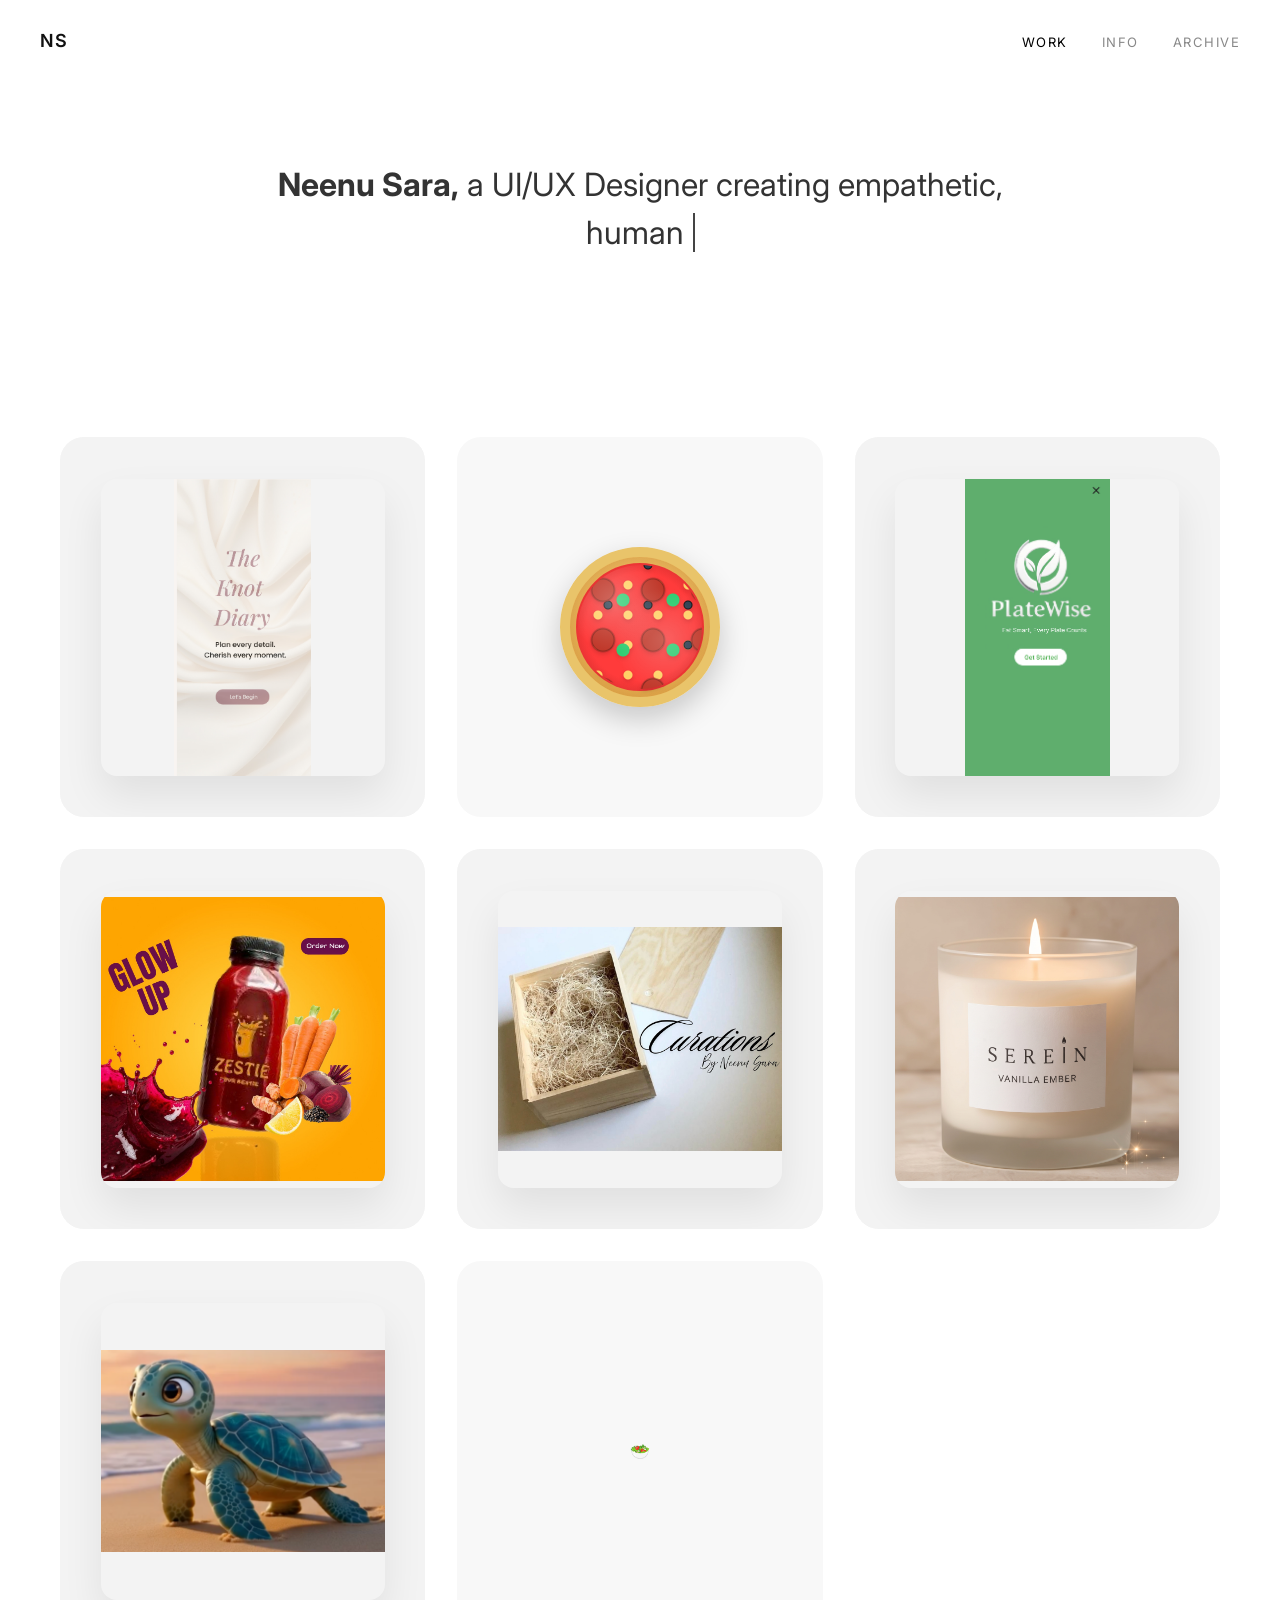
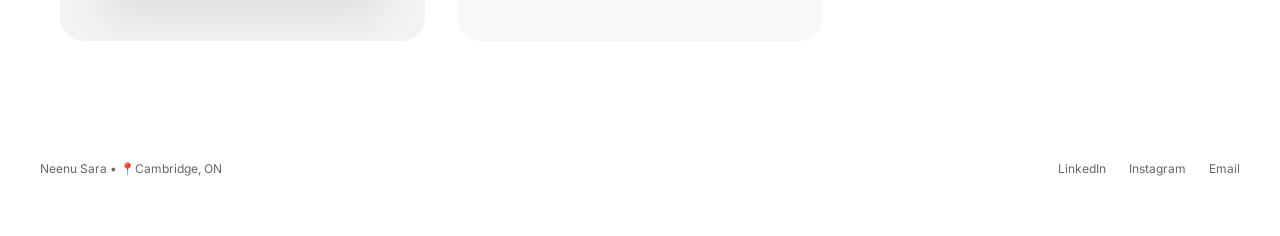
<file: index.html>
<!DOCTYPE html>
<html lang="en">
<head>
    <meta charset="UTF-8">
    <meta name="viewport" content="width=device-width, initial-scale=1.0">
    <title>Neenu Sara | UI/UX Designer</title>

    <link rel="stylesheet" href="style.css">

    <link href="https://fonts.googleapis.com/css2?family=Inter:wght@300;400;500;600&display=swap" rel="stylesheet">
</head>

<body>

<header>
    <div class="logo">
    NS
</div>

    <nav>
        <a href="index.html" class="active">WORK</a>
        <a href="info.html">INFO</a>
        <a href="archive.html">ARCHIVE</a>
    </nav>
</header>

<main>

    <!-- HERO -->
    <section class="hero fade-in">
        <h1>
            <strong>Neenu Sara,</strong> a UI/UX Designer creating empathetic, human-centered digital experiences.
        </h1>
    </section>

    <!-- GRID -->
    <section class="workgrid">

         <a href="KnotDiary.html" class="wgrid-item">
            <div class="project-image">
                <img src="images/knotdiarycover.jpg" alt="Wedding Planner App">
            </div>
            <div class="overlay">
                <h3>The Knot Diary</h3>
                <span>Mobile App Prototype</span>
            </div>
        </a>
        
        <a href="slizetheory.html" class="wgrid-item">
            <div class="pizza-stage">
                <div class="pizza-circle"></div>
                <div class="slice s1"></div>
                <div class="slice s2"></div>
                <div class="slice s3"></div>
            </div>
            <div class="overlay">
                <h3>Slice Theory</h3>
                <p>Pizza Web Design Prototype | Figma 🍕</p>
            </div>
        </a>

        <a href="platewise.html" class="wgrid-item">
            <div class="project-image">
                <img src="images/platewise.jpg" alt="Recipe Nutrition App">
            </div>
            <div class="overlay">
                <h3>PlateWise</h3>
                <span>Mobile App Prototype 🥗</span>
            </div>
        </a>

        <a href="https://www.figma.com/proto/8WGMIXqtm5ouV69uLmVZXB/Untitled?t=IQI8vPqKbC8Envoz-1" target="_blank" class="wgrid-item">
            <div class="project-image">
                <img src="images/juice.jpeg" alt="Product images">
            </div>
            <div class="overlay">
                <h3>Zestie</h3>
                <span>Branding | Product design</span>
            </div>
        </a>
        
        <a href="https://neenu04.github.io/Curations/" target="_blank" class="wgrid-item">
            <div class="project-image">
                <img src="images/curation.JPG" alt="E-commerce Website">
            </div>
            <div class="overlay">
                <h3>Curations</h3>
                <span>E-commerce Website 🛍️</span>
            </div>
        </a>

        
<a href="https://www.behance.net/gallery/251792893/Serein-A-Quiet-Luxury-Candle-Brand-Identity?platform=direct" target="_blank" class="wgrid-item">
    <div class="project-image">
        <img src="images/serein.jpeg" alt="Product Design">
    </div>
    <div class="overlay">
        <h3>Serein — Candle Brand Identity</h3>
<span>Branding | Packaging | Visual Identity</span>
    </div>
</a>
       
        <a href="https://www.behance.net/gallery/250226709/Animation" target="_blank" class="wgrid-item">
    <div class="project-image">
        <img src="images/animation.png" alt="UI Animation Project">
    </div>
    <div class="overlay">
        <h3>UI Animation - Google Flow</h3>
        <span>Micro-interaction & Motion Design 🎞️</span>
    </div>
</a>


        <a href="#" class="wgrid-item">
            <div class="placeholder-img">🥗</div>
            <div class="overlay">
                <h3>New Project</h3>
                <span>Coming Soon</span>
            </div>
        </a>

    </section>
    </main>
<footer>
    <div>Neenu Sara • 📍Cambridge, ON</div>

    <div class="footer-links">
        <a href="https://www.linkedin.com/in/neenu-saji/" target="_blank">LinkedIn</a>
        <a href="https://www.instagram.com/sara_._saji_._/">Instagram</a>
        <a href="mailto:neenusara965@gmail.com?subject=Portfolio%20Inquiry">Email</a>
    </div>
</footer>



<!-- 2. Typewriter -->
<script>
  document.addEventListener('DOMContentLoaded', function () {
    const hero = document.querySelector('.hero h1');
    if (!hero) return;

    const strong = hero.querySelector('strong');
    const namePart = strong ? strong.textContent : 'Neenu Sara,';
    const fullText = hero.textContent.trim();
    const splitAt = fullText.indexOf(',') + 1;
    const taglinePart = fullText.slice(splitAt);

    hero.innerHTML = `<strong>${namePart}</strong><span id="typed-tagline"></span><span id="cursor" style="border-right:2px solid #444;margin-left:1px;animation:blink 0.7s step-end infinite;">&nbsp;</span>`;

    if (!document.getElementById('blink-style')) {
      const s = document.createElement('style');
      s.id = 'blink-style';
      s.textContent = '@keyframes blink { 50% { opacity: 0; } }';
      document.head.appendChild(s);
    }

    const target = document.getElementById('typed-tagline');
    let i = 0;

    function typeNext() {
      if (i < taglinePart.length) {
        target.textContent += taglinePart[i];
        i++;
        setTimeout(typeNext, 28);
      } else {
        setTimeout(() => {
          const cur = document.getElementById('cursor');
          if (cur) cur.style.transition = 'opacity 0.5s';
          if (cur) cur.style.opacity = '0';
          setTimeout(() => cur && cur.remove(), 600);
        }, 1000);
      }
    }

    typeNext();
  });
</script>

<!-- 3. Cycling keyword -->

<script>
  document.addEventListener('DOMContentLoaded', function () {
    const words = ['empathetic', 'thoughtful', 'intentional'];
    let current = 0;

    function waitForWord() {
      const h1 = document.querySelector('.hero h1');
      if (!h1) return;

      if (!h1.textContent.includes('empathetic')) {
        setTimeout(waitForWord, 200);
        return;
      }

      const tagline = document.getElementById('typed-tagline');
      if (!tagline) return;

      tagline.innerHTML = tagline.textContent.replace(
        words[0],
        `<span id="cycle-word" style="
          background: #e6f1fb;
          color: #185fa5;
          border-radius: 4px;
          padding: 1px 7px;
          transition: opacity 0.4s ease;
        ">${words[0]}</span>`
      );

      setInterval(() => {
        const el = document.getElementById('cycle-word');
        if (!el) return;
        el.style.opacity = '0';
        setTimeout(() => {
          current = (current + 1) % words.length;
          el.textContent = words[current];
          el.style.opacity = '1';
        }, 400);
      }, 2000);
    }

    waitForWord();
  });
</script>

</body>
</html>
</file>
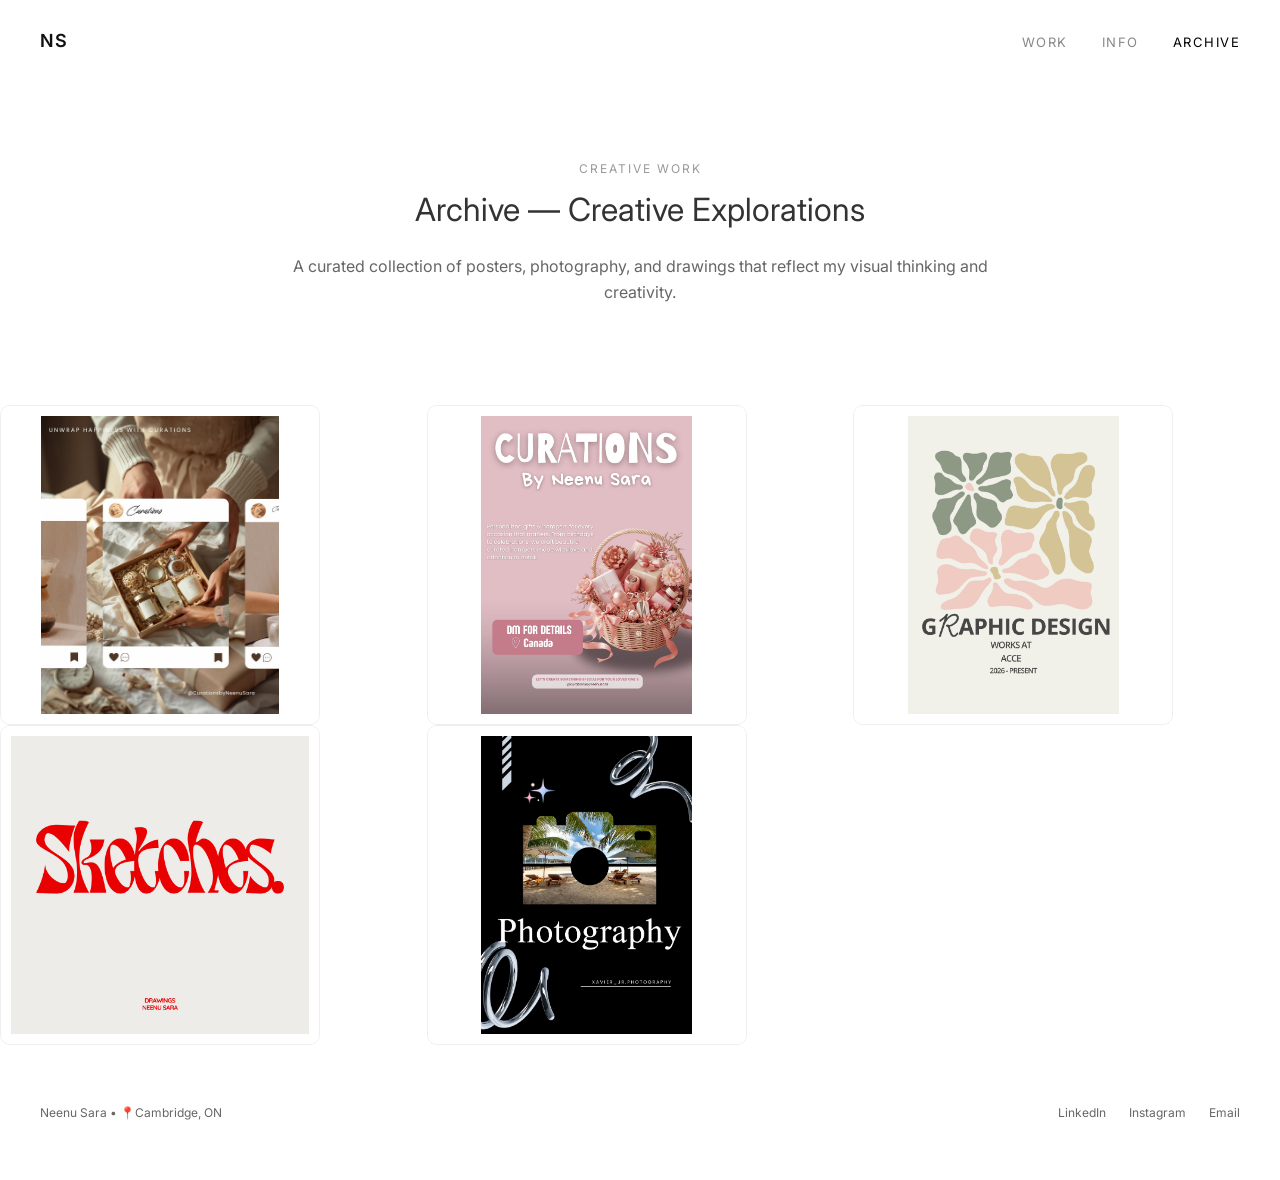
<file: archive.html>
<!DOCTYPE html>
<html lang="en">
<head>
    <meta charset="UTF-8">
    <meta name="viewport" content="width=device-width, initial-scale=1.0">
    <title>Archive | Neenu Sara</title>
    <link rel="stylesheet" href="style.css">
    <link href="https://fonts.googleapis.com/css2?family=Inter:wght@300;400;500;600&display=swap" rel="stylesheet">
</head>

<body>

<header>
    <div class="logo">NS</div>
    <nav>
        <a href="index.html">WORK</a>
        <a href="info.html">INFO</a>
        <a href="archive.html" class="active">ARCHIVE</a>
    </nav>
</header>

<section class="hero">
    <p class="subtitle">Creative work</p>
    <h1>Archive — Creative Explorations</h1>
    <p class="description">
      A curated collection of posters, photography, and drawings that reflect my visual thinking and creativity.
    </p>
</section>

<section class="grid">
    <div class="card">
        <img src="images/Poster1.jpg" alt="Posters">
        <div class="overlay">
            <h3>Posters</h3>
            <p>Typography & Visual Design</p>
        </div>
    </div> 

    <div class="card">
        <img src="images/poster2.jpg" alt="Posters">
        <div class="overlay">
            <h3>Posters</h3>
            <p>Typography & Visual Design</p>
        </div>
    </div> 

  <a href="https://www.behance.net/gallery/250051029/Visual-Communication-Social-Media-Designs-ACCE" target="_blank" class="card">

    <img src="images/poster3.jpg" alt="Graphic Design Work">

    <div class="overlay">
        <h3>Posters</h3>
        <p>Typography & Visual Design</p>
        <span>Explore More</span>
    </div>

</a>

</div>

   
    
    <div class="card" id="sketches-card">
        <div class="slideshow-container">
            <img src="images/sketchcoverpage.jpg" class="slide active">
            <img src="images/D1.jpg" class="slide">
            <img src="images/D2.jpg" class="slide">
            <img src="images/D3.jpg" class="slide">
            <img src="images/D4.JPG" class="slide">
            <img src="images/D5.JPG" class="slide">
            <img src="images/D6.JPG" class="slide">
            <img src="images/D7.JPG" class="slide">
            <img src="images/D8.JPG" class="slide">
            <img src="images/D9.JPG" class="slide">
            <img src="images/D10.JPG" class="slide">
            <img src="images/D11.JPG" class="slide">
            <img src="images/D12.JPG" class="slide">
            <img src="images/D13.JPG" class="slide">
            </div>
        <div class="slider-controls">
            <button class="prev-btn">←</button>
            <button class="next-btn">→</button>
        </div>
        <div class="overlay">
            <h3>Sketches</h3>
            <p><i>Use arrows to flip through</i></p>
        </div>
    </div>

    <div class="card" id="photo-card">
        <div class="slideshow-container">
            <img src="images/photo-cover.jpg" class="slide active">
            <img src="images/event1.jpeg" class="slide">
            <img src="images/event2.jpeg" class="slide">
            <img src="images/photocn.jpeg" class="slide">
        </div>
        
        <div class="overlay">
  <h3>Photography</h3>
  <p>Collaborative | Visual storytelling</p>
  <a href="https://www.instagram.com/xavier_jr.photography?utm_source=ig_web_button_share_sheet&igsh=ZDNlZDc0MzIxNw==" target="_blank">Instagram</a>
</div>
    </div>
</section>

<script>
    window.addEventListener('DOMContentLoaded', () => {
        // --- 1. Automatic Slide for Photography ---
        const photoSlides = document.querySelectorAll('#photo-card .slide');
        let photoIndex = 0;
        if (photoSlides.length > 0) {
            setInterval(() => {
                photoSlides[photoIndex].classList.remove('active');
                photoIndex = (photoIndex + 1) % photoSlides.length;
                photoSlides[photoIndex].classList.add('active');
            }, 3500);
        }

        // --- 2. Manual Slide for Sketches ---
        const sketchSlides = document.querySelectorAll('#sketches-card .slide');
        const nextBtn = document.querySelector('.next-btn');
        const prevBtn = document.querySelector('.prev-btn');
        let sketchIndex = 0;

        function updateSketch(newIndex) {
            sketchSlides[sketchIndex].classList.remove('active');
            sketchIndex = (newIndex + sketchSlides.length) % sketchSlides.length;
            sketchSlides[sketchIndex].classList.add('active');
        }

        nextBtn.addEventListener('click', (e) => {
            e.preventDefault(); // Stop page jumping
            updateSketch(sketchIndex + 1);
        });

        prevBtn.addEventListener('click', (e) => {
            e.preventDefault();
            updateSketch(sketchIndex - 1);
        });
    });
</script>

<footer>
    <div>Neenu Sara • 📍Cambridge, ON</div>
    <div class="footer-links">
        <a href="https://www.linkedin.com/in/neenu-saji/" target="_blank">LinkedIn</a>
        <a href="https://www.instagram.com/sara_._saji_._/">Instagram</a>
        <a href="neenusara965@gmail.com">Email</a>
    </div>
</footer>
</body>
</html>
</file>
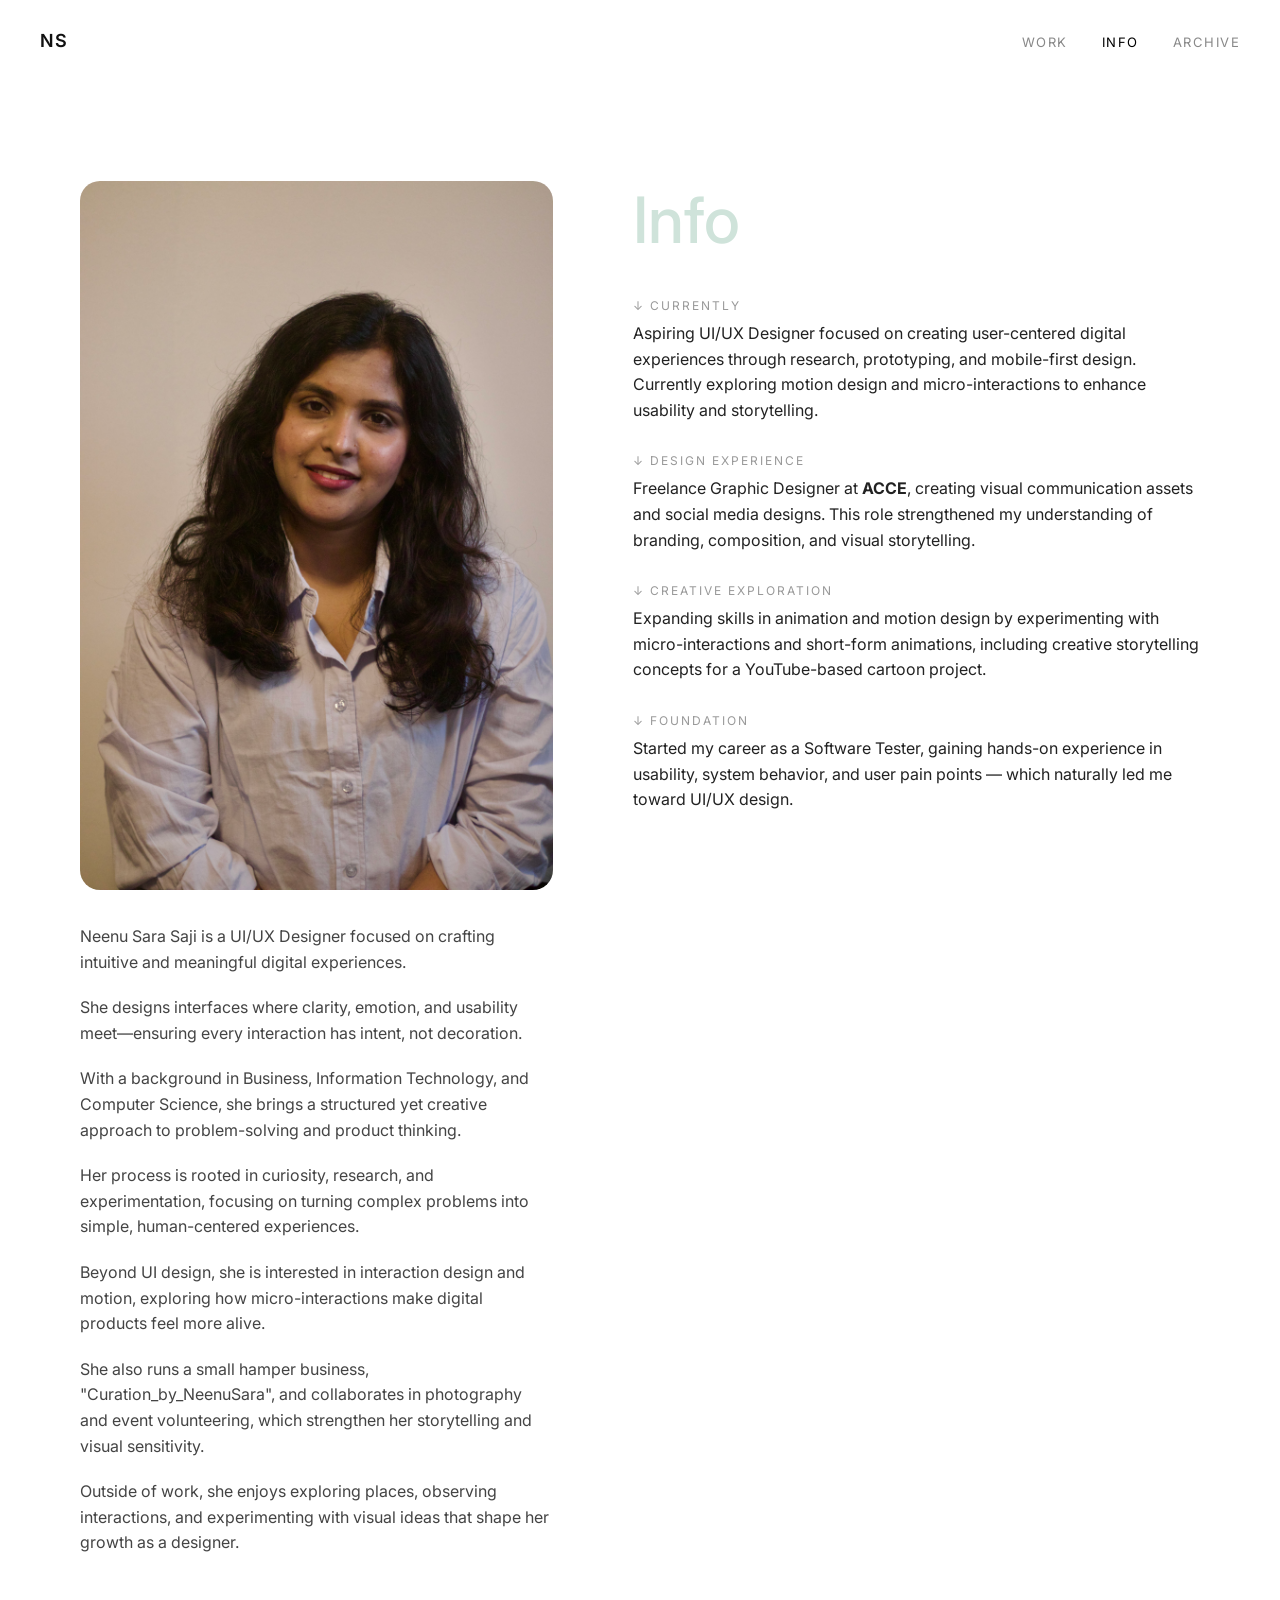
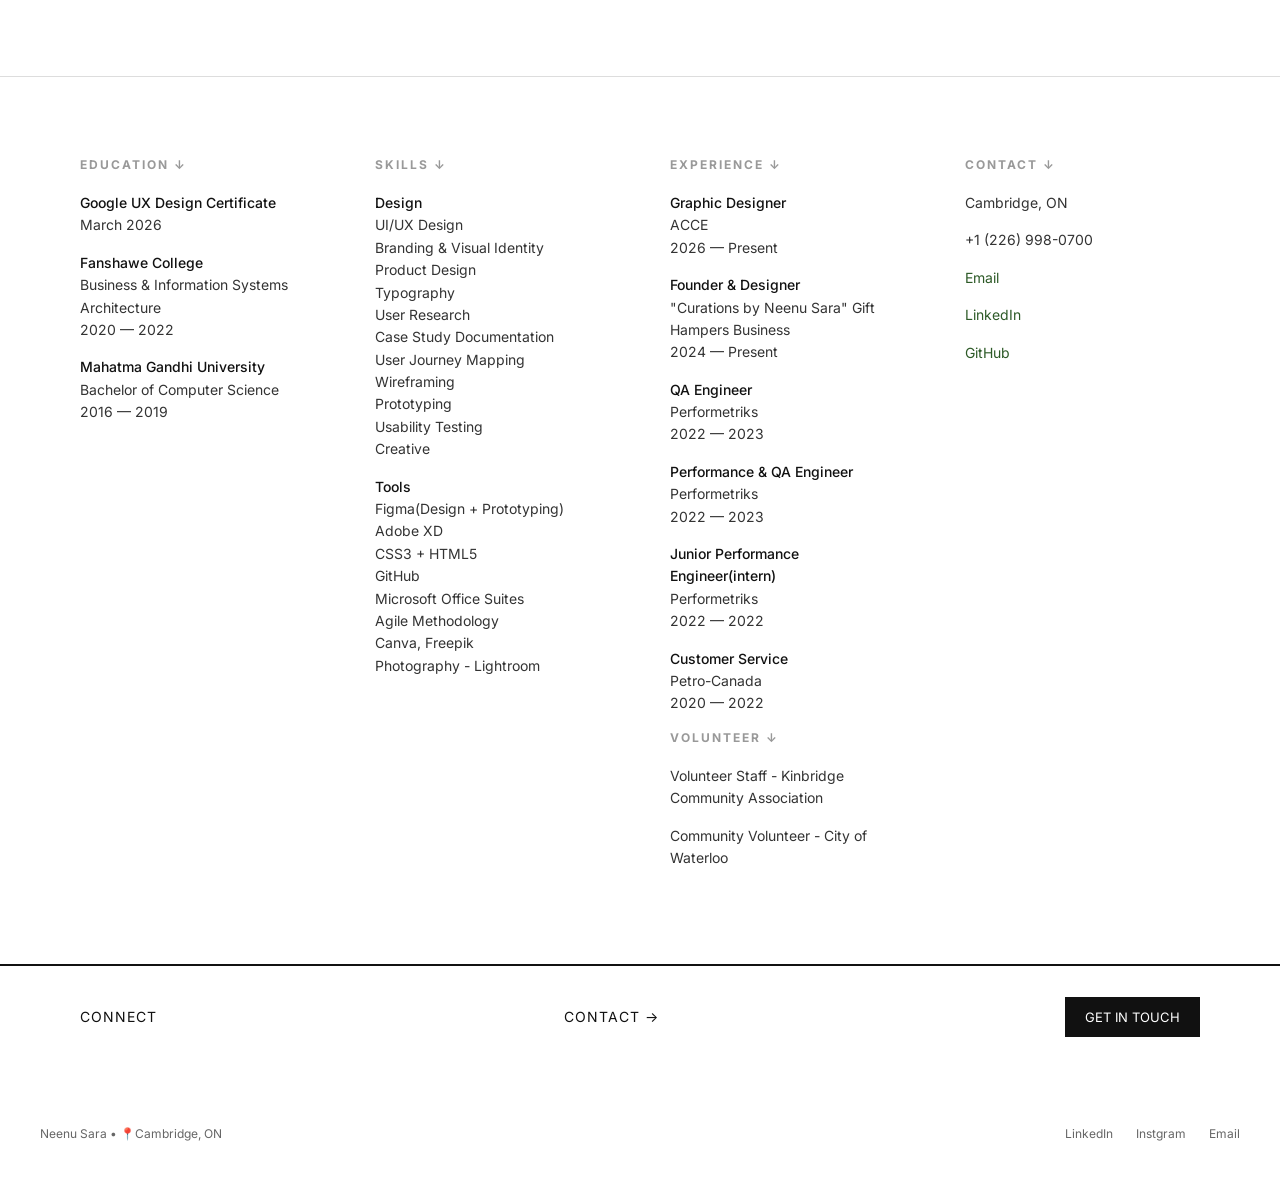
<file: info.html>
<!DOCTYPE html>
<html lang="en">
<head>
    <meta charset="UTF-8">
    <meta name="viewport" content="width=device-width, initial-scale=1.0">
    <title>Info | Neenu Sara</title>

    <link rel="stylesheet" href="style.css">
    <link href="https://fonts.googleapis.com/css2?family=Inter:wght@300;400;500;600&display=swap" rel="stylesheet">
</head>

<body>

<header>
    <div class="logo">NS</div>

    <nav>
        <a href="index.html">WORK</a>
        <a href="info.html" class="active">INFO</a>
         <a href="archive.html">ARCHIVE</a>
    
    </nav>
</header>

<main class="info-layout">

    <!-- LEFT SIDE -->
    <div class="info-left">

        <img src="images/propic.jpg" alt="Neenu Sara">

        <div class="bio">
            <p>
                Neenu Sara Saji is a UI/UX Designer focused on crafting intuitive and meaningful digital experiences.
            </p>

            <p>
                She designs interfaces where clarity, emotion, and usability meet—ensuring every interaction has intent, not decoration.
          
                <p>With a background in Business, Information Technology, and Computer Science, she brings a structured yet creative approach to problem-solving and product thinking.
            </p>
        <p>Her process is rooted in curiosity, research, and experimentation, focusing on turning complex problems into simple, human-centered experiences.</p>
        <p>Beyond UI design, she is interested in interaction design and motion, exploring how micro-interactions make digital products feel more alive.</p>
        <p>
                She also runs a small hamper business, "Curation_by_NeenuSara", and collaborates in photography and event volunteering, which strengthen her storytelling and visual sensitivity.
            </p>

            <p>
                Outside of work, she enjoys exploring places, observing interactions, and experimenting with visual ideas that shape her growth as a designer.
            </p>
        </div>

    </div>

    <!-- RIGHT SIDE -->
   
<div class="info-right">

    <h1 class="info-title">Info</h1>

    <div class="timeline">

        <div class="entry">
            <span>↓ CURRENTLY</span>
            <p>
                Aspiring UI/UX Designer focused on creating user-centered digital experiences through research, prototyping, and mobile-first design. Currently exploring motion design and micro-interactions to enhance usability and storytelling.
            </p>
        </div>

        <div class="entry">
            <span>↓ DESIGN EXPERIENCE</span>
            <p>
                Freelance Graphic Designer at <strong>ACCE</strong>, creating visual communication assets and social media designs. This role strengthened my understanding of branding, composition, and visual storytelling.
            </p>
        </div>
        
        <div class="entry">
            <span>↓ CREATIVE EXPLORATION</span>
            <p>
                Expanding skills in animation and motion design by experimenting with micro-interactions and short-form animations, including creative storytelling concepts for a YouTube-based cartoon project.
            </p>
        </div>

        <div class="entry">
            <span>↓ FOUNDATION</span>
            <p>
                Started my career as a Software Tester, gaining hands-on experience in usability, system behavior, and user pain points — which naturally led me toward UI/UX design.
            </p>
        </div>

    </div>

</div>

</main>
<section class="resume-section">

    <div class="resume-grid">

        <!-- EDUCATION -->
        <div class="resume-col">
            <h3>EDUCATION ↓</h3>

            <p><strong>Google UX Design Certificate</strong><br>
            March 2026</p>

            <p><strong>Fanshawe College</strong><br>
            Business & Information Systems Architecture<br>
            2020 — 2022</p>

            <p><strong>Mahatma Gandhi University</strong><br>
            Bachelor of Computer Science<br>
            2016 — 2019</p>
        </div>

        <!-- SKILLS -->
        <div class="resume-col">
            <h3>SKILLS ↓</h3>

            <p><strong>Design</strong><br>
            UI/UX Design <br>
            Branding & Visual Identity<br>
            Product Design<br>
            Typography<br>
            User Research<br>
            Case Study Documentation <br>
            User Journey Mapping <br>
            Wireframing<br>
            Prototyping<br>
            Usability Testing<br>
            Creative</p>

            <p><strong>Tools</strong><br>
            Figma(Design + Prototyping)<br>
            Adobe XD<br>
            CSS3 + HTML5 <br>
            GitHub<br>
            Microsoft Office Suites <br>
            Agile Methodology <br>
            Canva, Freepik <br>
            Photography - Lightroom</p>
        </div>

        <!-- EXPERIENCE -->
        <div class="resume-col">
            <h3>EXPERIENCE ↓</h3>

             <p><strong>Graphic Designer</strong><br>
            ACCE<br>
            2026 — Present</p>
            
            <p><strong>Founder & Designer</strong><br>
            "Curations by Neenu Sara" Gift Hampers Business<br>
            2024 — Present</p>

            <p><strong>QA Engineer</strong><br>
            Performetriks<br>
            2022 — 2023</p>

            <p><strong>Performance & QA Engineer</strong><br>
            Performetriks<br>
            2022 — 2023</p>

            <p><strong>Junior Performance Engineer(intern)</strong><br>
            Performetriks<br>
            2022 — 2022</p>

            <p><strong>Customer Service</strong><br>
            Petro-Canada<br>
            2020 — 2022</p>

            <h3>VOLUNTEER ↓</h3>
            <p>Volunteer Staff - Kinbridge Community Association</p>
            <p>Community Volunteer - City of Waterloo</p>
        </div>

        <!-- CONTACT -->
        <div class="resume-col">
            <h3>CONTACT ↓</h3>

            <p>Cambridge, ON</p>
            <p>+1 (226) 998-0700</p>

            <p><a href="neenusara965@gmail.com">Email</a></p>
            <p><a href="https://www.linkedin.com/in/neenu-saji/" target="_blank">LinkedIn</a></p>
            <p><a href="https://github.com/neenu04">GitHub</a></p>
        </div>

    </div>

</section>

<!-- BOTTOM BAR -->

<section class="bottom-bar">

    <div class="bottom-left">CONNECT </div>
    <div class="bottom-center">CONTACT →</div>

    <div class="bottom-right">
        <a href="mailto:neenusara965@gmail.com" class="btn-touch">
            GET IN TOUCH
        </a>
    </div>

</section>
<footer>
    <div>Neenu Sara • 📍Cambridge, ON</div>

    <div class="footer-links">
        <a href="https://www.linkedin.com/in/neenu-saji/" target="_blank">LinkedIn</a>
        <a href="https://www.instagram.com/sara_._saji_._/">Instgram</a>
        <a href="neenusara965@gmail.com">Email</a>
    </div>
</footer>

</body>
</html>
</file>
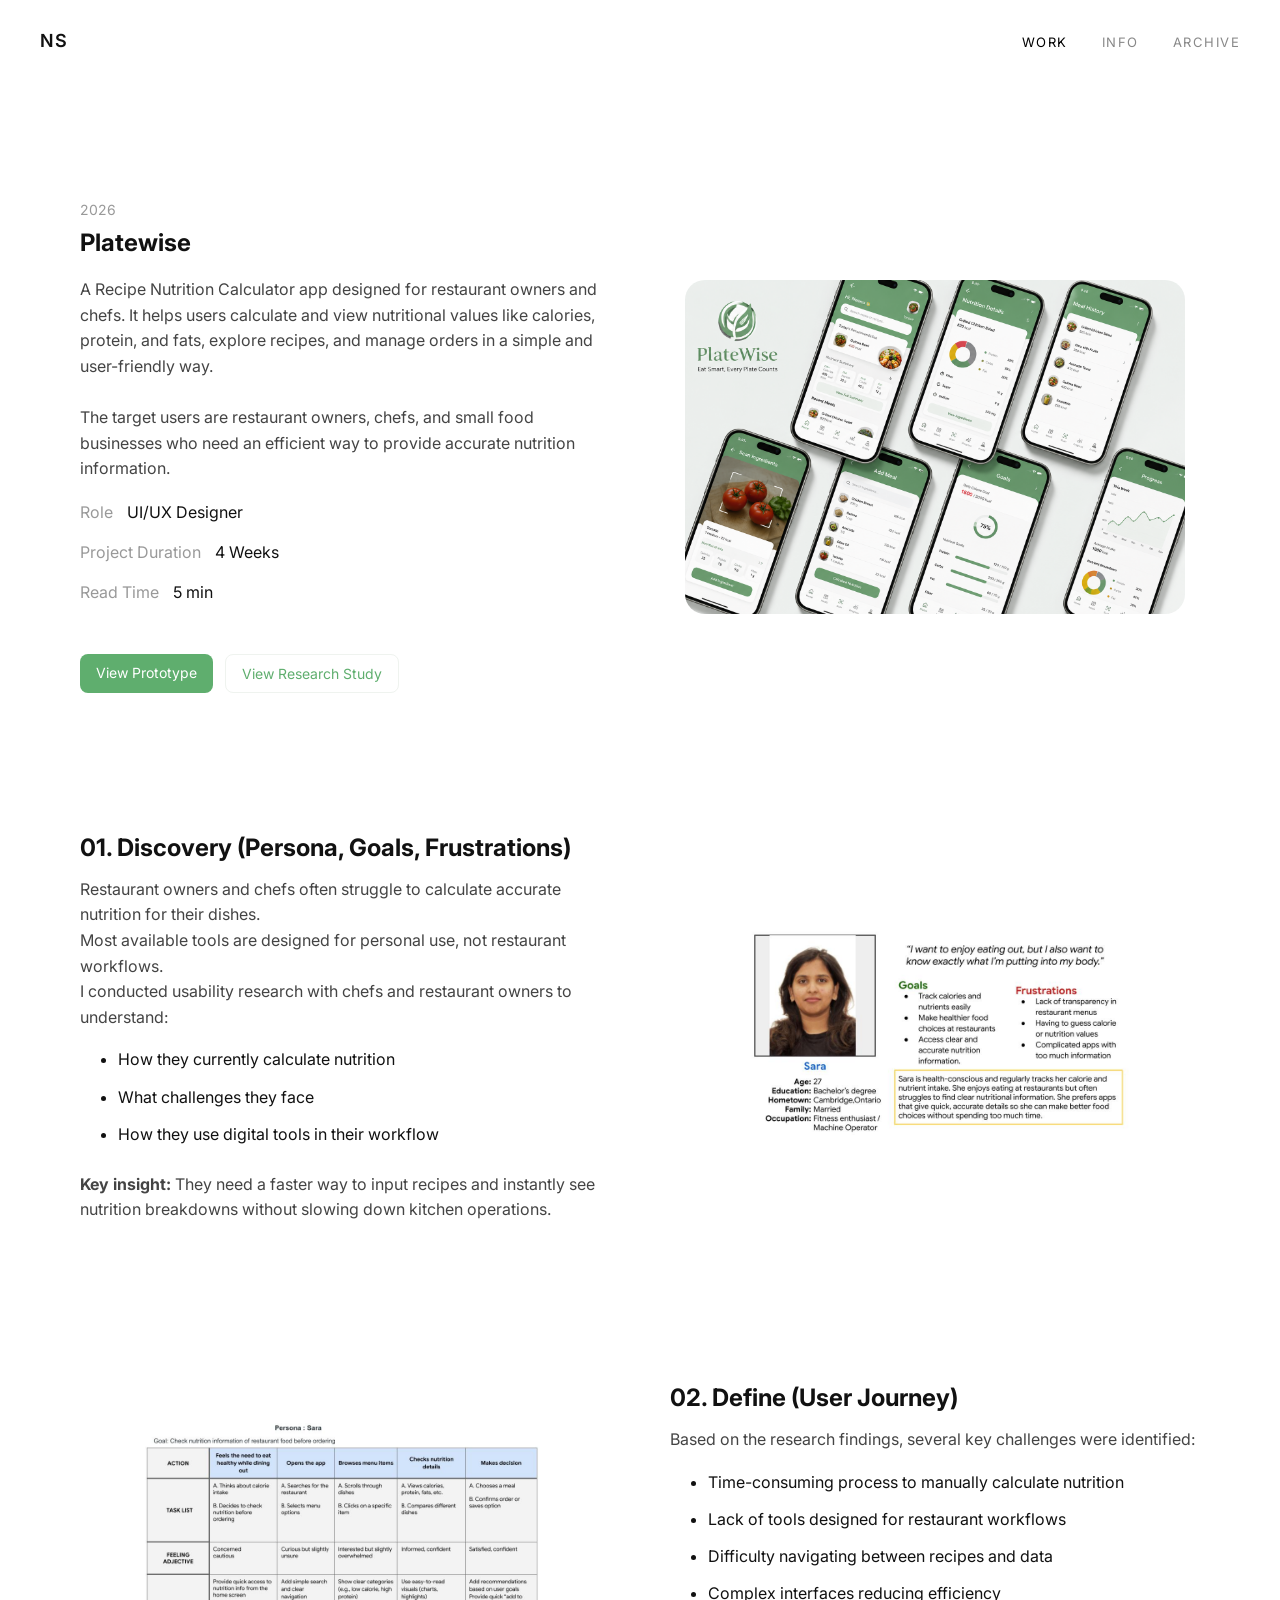
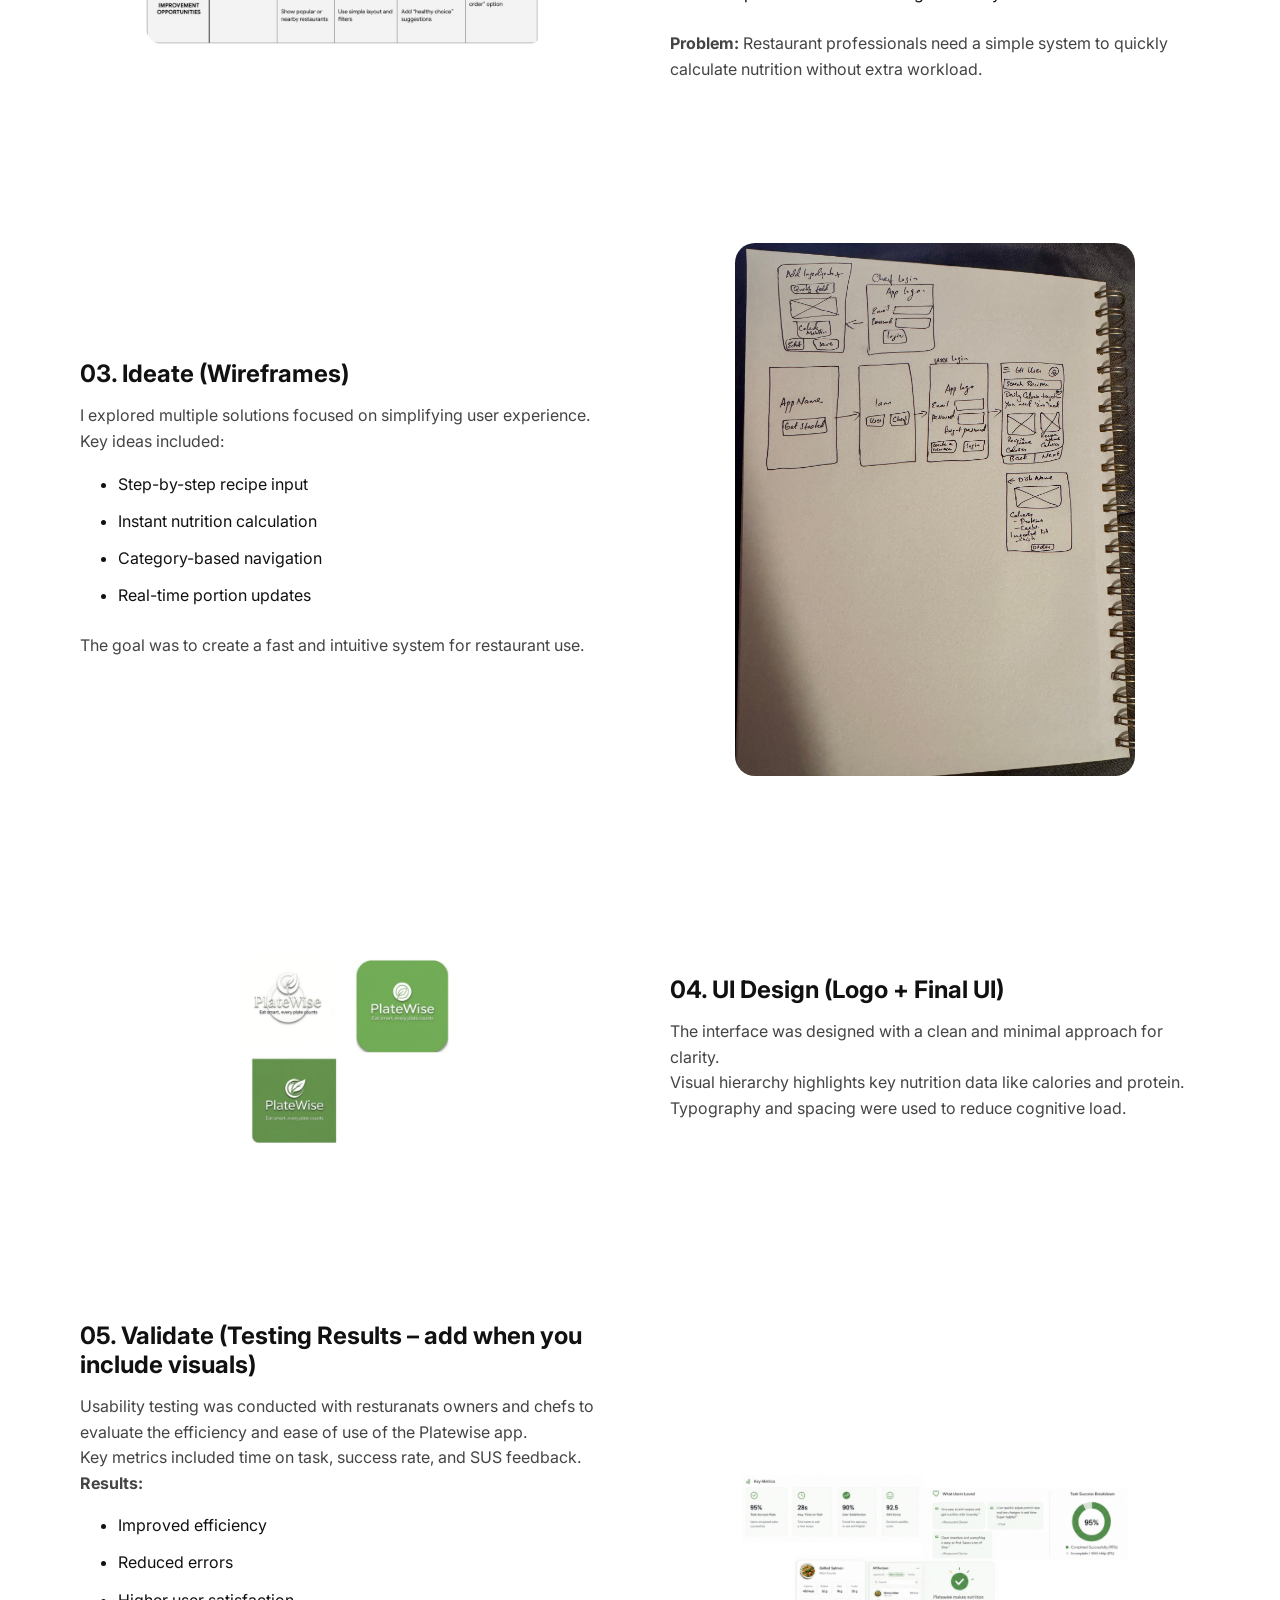
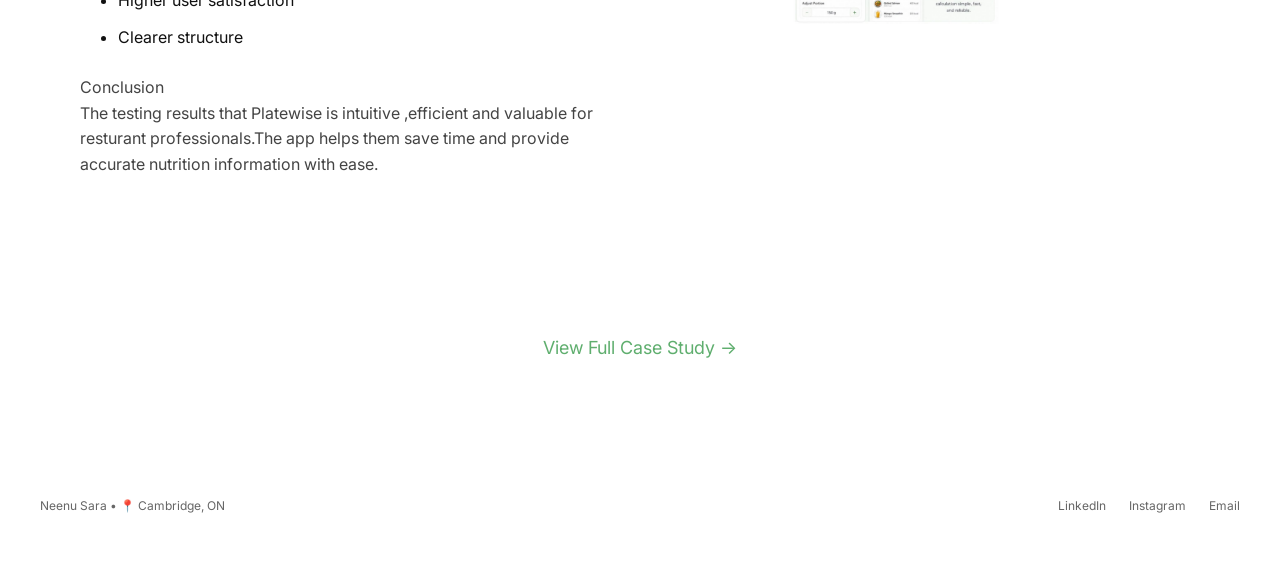
<file: platewise.html>
<!DOCTYPE html>
<html lang="en">
<head>
    <meta charset="UTF-8">
    <meta name="viewport" content="width=device-width, initial-scale=1.0">
    <title>Neenu Sara | UI/UX Designer</title>

    <link rel="stylesheet" href="style.css">

    <link href="https://fonts.googleapis.com/css2?family=Inter:wght@300;400;500;600&display=swap" rel="stylesheet">
</head>

<body class="platewise-page">

<header>
    <div class="logo">NS</div>

    <nav>
        <a href="index.html" class="active">WORK</a>
        <a href="info.html">INFO</a>
        <a href="archive.html">ARCHIVE</a>
    </nav>
</header>

<!-- HERO -->
<section class="pw-hero">

  <div class="pw-left">
    <p class="pw-year">2026</p>
    <h1>Platewise</h1>

    <p class="pw-desc">
      A Recipe Nutrition Calculator app designed for restaurant owners and chefs. It helps users calculate and view nutritional values like calories, protein, and fats, explore recipes, and manage orders in a simple and user-friendly way.
      <br><br>
      The target users are restaurant owners, chefs, and small food businesses who need an efficient way to provide accurate nutrition information.
    </p>

    <div class="pw-meta">
      <div><span>Role</span> UI/UX Designer</div><br>
      <div><span>Project Duration</span> 4 Weeks</div><br>
      <div><span>Read Time</span> 5 min</div><br>
    </div>

   <div class="pw-links">
  <a class="pw-btn" href="https://www.figma.com/design/vRuvKH2dHQd72z3NywlS1i/PlateWise?m=auto&t=ofnJ157tyLBiR6tV-6" target="_blank">
    View Prototype
  </a>

  <a class="pw-btn pw-secondary" href="https://docs.google.com/document/d/1_OVii0Btwoux_XUY_bxQOUoedVpmATSGr4c1yfC4Iuk/edit?usp=sharing" target="_blank">
    View Research Study
  </a>
</div>
  </div>

  <div class="pw-right">
    <img src="images/platewise cover.png" alt="Platewise Cover">
  </div>

</section>

<!-- DISCOVERY -->
<section class="pw-row">
  <div class="pw-text">
    <h2>01. Discovery (Persona, Goals, Frustrations)</h2>

    <p>Restaurant owners and chefs often struggle to calculate accurate nutrition for their dishes.</p>
    <p>Most available tools are designed for personal use, not restaurant workflows.</p>
    <p>I conducted usability research with chefs and restaurant owners to understand:</p>

    <ul style="margin: 16px 0 24px 20px; padding-left: 18px; line-height: 1.7;">
      <li style="margin-bottom: 10px;">How they currently calculate nutrition</li>
      <li style="margin-bottom: 10px;">What challenges they face</li>
      <li style="margin-bottom: 10px;">How they use digital tools in their workflow</li>
    </ul>

    <p><strong>Key insight:</strong> They need a faster way to input recipes and instantly see nutrition breakdowns without slowing down kitchen operations.</p>
  </div>

  <div class="pw-image">
    <img src="images/Platewise_discovery.jpg" alt="Discovery">
  </div>
</section>

<!-- DEFINE -->
<section class="pw-row reverse">
  <div class="pw-text">
    <h2>02. Define (User Journey)</h2>

    <p>Based on the research findings, several key challenges were identified:</p>

    <ul style="margin: 16px 0 24px 20px; padding-left: 18px; line-height: 1.7;">
      <li style="margin-bottom: 10px;">Time-consuming process to manually calculate nutrition</li>
      <li style="margin-bottom: 10px;">Lack of tools designed for restaurant workflows</li>
      <li style="margin-bottom: 10px;">Difficulty navigating between recipes and data</li>
      <li style="margin-bottom: 10px;">Complex interfaces reducing efficiency</li>
    </ul>

    <p><strong>Problem:</strong> Restaurant professionals need a simple system to quickly calculate nutrition without extra workload.</p>
  </div>

  <div class="pw-image">
    <img src="images/platewise_define.jpg" alt="Define">
  </div>
</section>

<!-- IDEATE -->
<section class="pw-row">
  <div class="pw-text">
    <h2>03. Ideate (Wireframes)</h2>

    <p>I explored multiple solutions focused on simplifying user experience.</p>

    <p>Key ideas included:</p>

    <ul style="margin: 16px 0 24px 20px; padding-left: 18px; line-height: 1.7;">
      <li style="margin-bottom: 10px;">Step-by-step recipe input</li>
      <li style="margin-bottom: 10px;">Instant nutrition calculation</li>
      <li style="margin-bottom: 10px;">Category-based navigation</li>
      <li style="margin-bottom: 10px;">Real-time portion updates</li>
    </ul>

    <p>The goal was to create a fast and intuitive system for restaurant use.</p>
  </div>

  <div class="pw-image">
    <img src="images/platewise_wireframe.JPG" alt="Ideate">
  </div>
</section>

<!-- UI -->
<section class="pw-row reverse">
  <div class="pw-text">
    <h2>04. UI Design (Logo + Final UI)</h2>

    <p>The interface was designed with a clean and minimal approach for clarity.</p>
    <p>Visual hierarchy highlights key nutrition data like calories and protein.</p>
    <p>Typography and spacing were used to reduce cognitive load.</p>
  </div>

  <div class="pw-image">
    <img src="images/platewise_ui.jpg" alt="UI Design">
  </div>
</section>

<!-- VALIDATE -->
<section class="pw-row">
  <div class="pw-text">
    <h2>05. Validate (Testing Results – add when you include visuals)</h2>

    <p>Usability testing was conducted with resturanats owners and chefs to evaluate the efficiency and ease of use of the Platewise app.</p>

    <p>Key metrics included time on task, success rate, and SUS feedback.</p>

    <p><strong>Results:</strong></p>

    <ul style="margin: 16px 0 24px 20px; padding-left: 18px; line-height: 1.7;">
      <li style="margin-bottom: 10px;">Improved efficiency</li>
      <li style="margin-bottom: 10px;">Reduced errors</li>
      <li style="margin-bottom: 10px;">Higher user satisfaction</li>
      <li style="margin-bottom: 10px;">Clearer structure</li>
    </ul>
    <p>Conclusion <br> The testing results that Platewise is intuitive ,efficient and valuable for resturant professionals.The app helps them save time and provide accurate nutrition information with ease. </p>
  </div>

  <div class="pw-image">
    <img src="images/platewise_validate.jpg" alt="Validation">
  </div>
</section>

<!-- CASE STUDY -->
<section class="pw-case">
  <a href="https://docs.google.com/presentation/d/1MtoRF7senWOKxjKSL3TTcMfkJ3KQHMACPzZlHkgeNxY/edit?usp=sharing" target="_blank">
    View Full Case Study →
  </a>
</section>

<footer>
    <div>Neenu Sara • 📍 Cambridge, ON</div>

    <div class="footer-links">
        <a href="https://www.linkedin.com/in/neenu-saji/" target="_blank">LinkedIn</a>
        <a href="https://www.instagram.com/sara_._saji_._/">Instagram</a>
        <a href="mailto:neenusara965@gmail.com">Email</a>
    </div>
</footer>

</body>
</html>
</file>
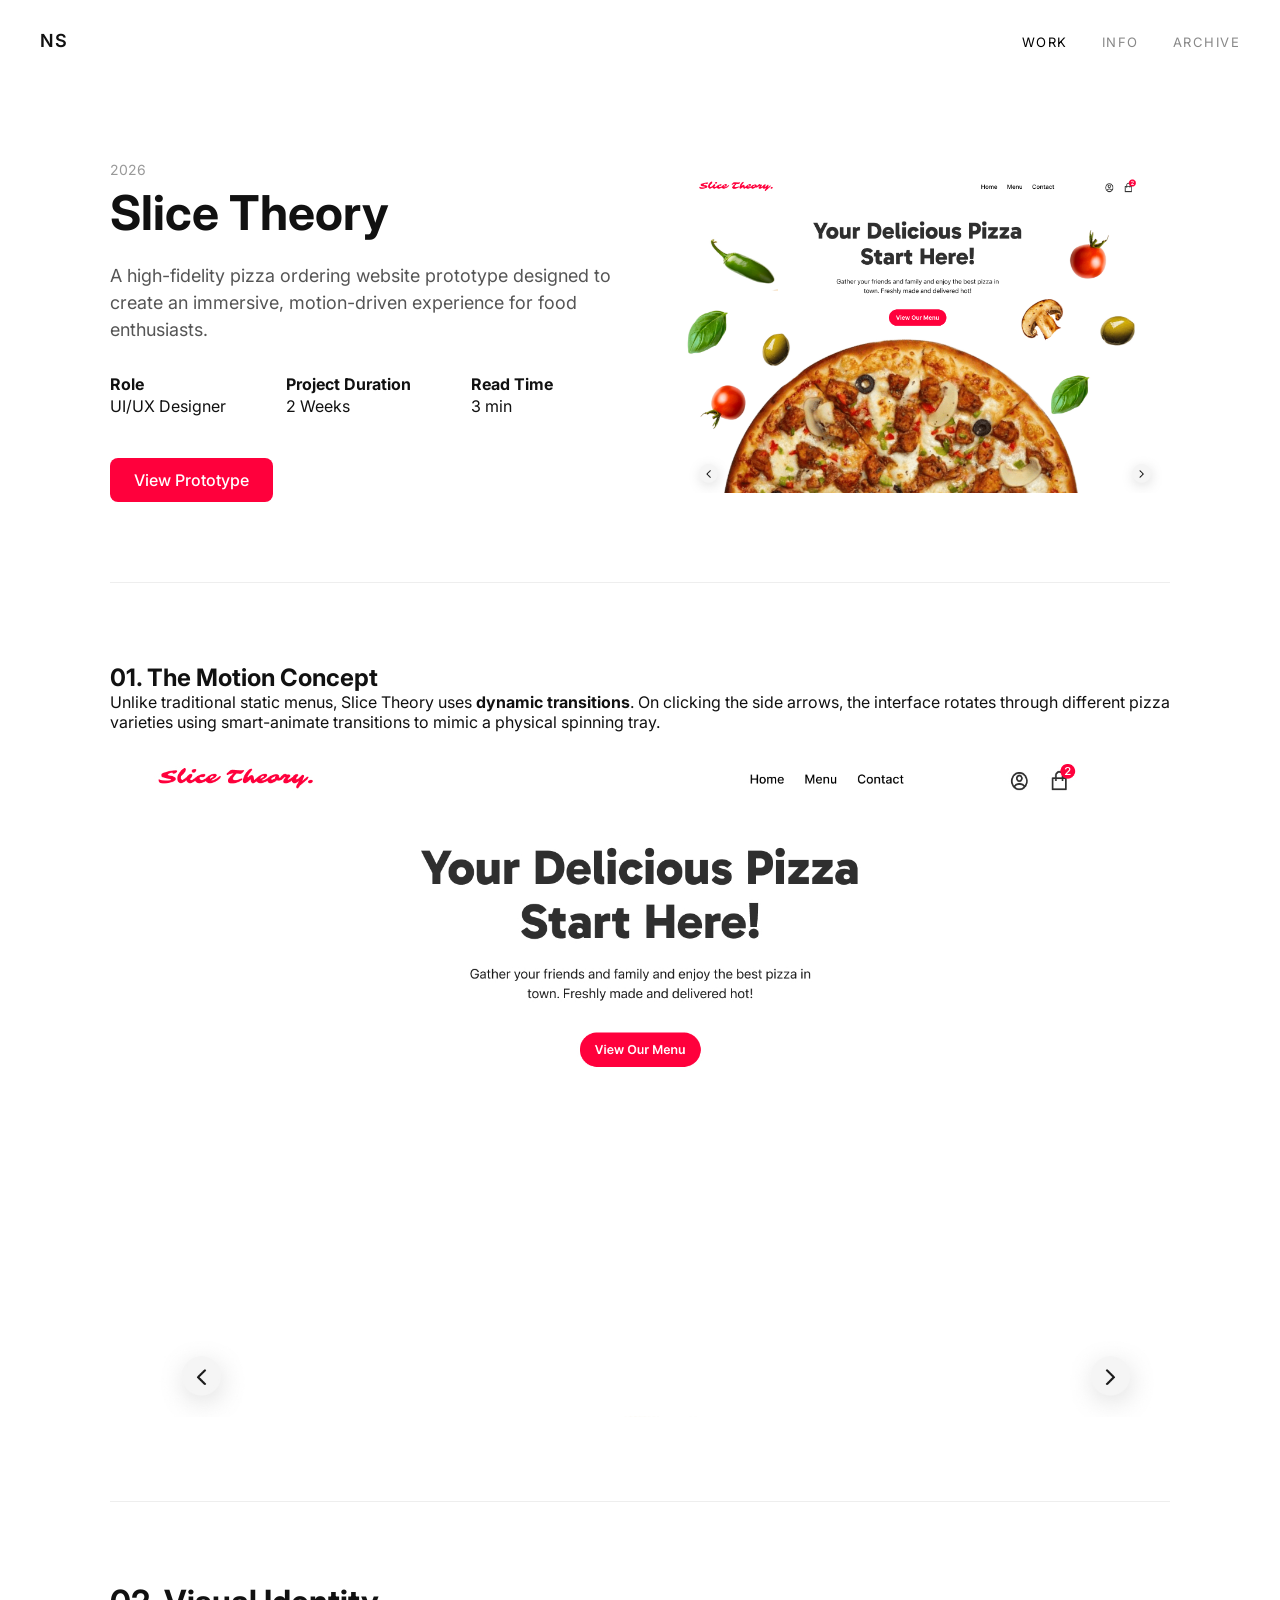
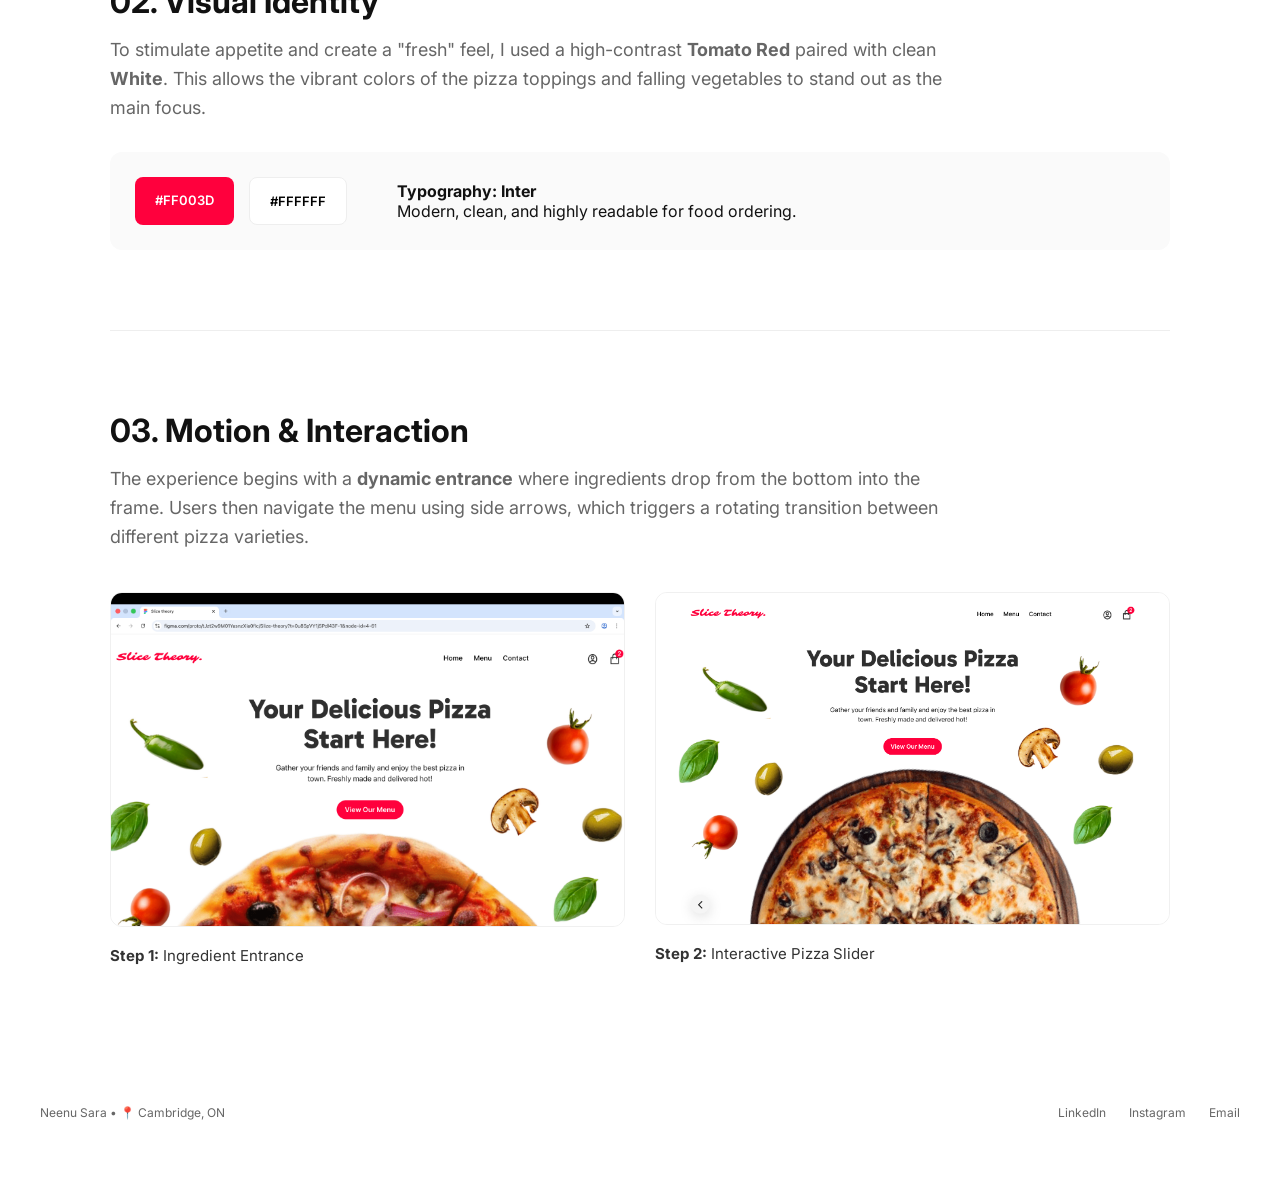
<file: slizetheory.html>
<!DOCTYPE html>
<html lang="en">
<head>
    <meta charset="UTF-8">
    <meta name="viewport" content="width=device-width, initial-scale=1.0">
    <title>Neenu Sara | UI/UX Designer</title>

    <link rel="stylesheet" href="style.css">

    <link href="https://fonts.googleapis.com/css2?family=Inter:wght@300;400;500;600&display=swap" rel="stylesheet">
</head>

<body class="platewise-page">

<header>
    <div class="logo">NS</div>

    <nav>
        <a href="index.html" class="active">WORK</a>
        <a href="info.html">INFO</a>
        <a href="archive.html">ARCHIVE</a>
    </nav>
</header>

    <main class="case-study-container">
    <section class="hero-section">
        <div class="text-content">
            <p class="year">2026</p>
            <h1>Slice Theory</h1>
            <p class="description">
                A high-fidelity pizza ordering website prototype designed to create an 
                immersive, motion-driven experience for food enthusiasts.
            </p>
            
            <div class="meta-data">
                <div class="meta-item"><strong>Role</strong><br>UI/UX Designer</div><br>
                <div class="meta-item"><strong>Project Duration</strong><br>2 Weeks</div><br>
                <div class="meta-item"><strong>Read Time</strong><br>3 min</div>
            </div>
            
            <div class="button-group">
                <a href="https://www.figma.com/proto/tJzt2w9M01YasnzXIa0fIc/Slize-theory?node-id=4-13&t=5fh5Ecvhx7ANZAfv-1" target="_blank" class="btn-primary">View Prototype</a>
            </div>
        </div>

        <div class="image-content">
            <img src="images/Pizza_subpage.jpg" alt="Slice Theory Web Design">
        </div>
    </section>

    <hr>

    <section class="details">
        <h2>01. The Motion Concept</h2>
        <p>
            Unlike traditional static menus, Slice Theory uses <strong>dynamic transitions</strong>. 
            On clicking the side arrows, the interface rotates through different pizza varieties 
            using smart-animate transitions to mimic a physical spinning tray.
        </p>
        <div class="interaction-showcase">
            <img src="images/slizethory_motion.jpg" alt="Motion Showcase" style="width:100%; border-radius: 12px;">
        </div>
    </section>
    <hr>

<section class="visual-identity-section">
    <div class="section-header">
        <h2 class="section-number">02. Visual Identity</h2>
        <p class="section-description">
            To stimulate appetite and create a "fresh" feel, I used a high-contrast <strong>Tomato Red</strong> paired with clean <strong>White</strong>. This allows the vibrant colors of the pizza toppings and falling vegetables to stand out as the main focus.
        </p>
    </div>

    <div class="style-guide">
        <div class="color-palette">
            <div class="color-swatch" style="background:#FF003D;">#FF003D</div>
            <div class="color-swatch" style="background:#FFFFFF; border: 1px solid #eee; color:#000;">#FFFFFF</div>
        </div>
        <div class="type-sample">
            <strong>Typography: Inter</strong>
            <p>Modern, clean, and highly readable for food ordering.</p>
        </div>
    </div>
</section>
<hr>

<section class="interaction-flow-section">
    <div class="section-header">
        <h2 class="section-number">03. Motion & Interaction</h2>
        <p class="section-description">
            The experience begins with a <strong>dynamic entrance</strong> where ingredients drop from the bottom into the frame. Users then navigate the menu using side arrows, which triggers a rotating transition between different pizza varieties.
        </p>
    </div>

    <div class="motion-grid">
        <div class="motion-card">
            <img src="images/vegetable_drop.png" alt="Vegetable drop animation">
            <p><strong>Step 1:</strong> Ingredient Entrance</p>
        </div>
        <div class="motion-card">
            <img src="images/pizza_transition.jpg" alt="Pizza slider transition">
            <p><strong>Step 2:</strong> Interactive Pizza Slider</p>
        </div>
    </div>
</section>
</main>
   <footer>
    <div>Neenu Sara • 📍 Cambridge, ON</div>

    <div class="footer-links">
        <a href="https://www.linkedin.com/in/neenu-saji/" target="_blank">LinkedIn</a>
        <a href="https://www.instagram.com/sara_._saji_._/">Instagram</a>
        <a href="mailto:neenusara965@gmail.com">Email</a>
    </div>
</footer>

</body>
</html>
</file>
<file: style.css>
/* RESET */
* {
    margin: 0;
    padding: 0;
    box-sizing: border-box;
}

body {
    font-family: 'Inter', sans-serif;
    background: #F8F9FB;
    color: #111;
}

/* HEADER */
header {
    display: flex;
    justify-content: space-between;
    align-items: center;
    padding: 30px 60px;
    position: sticky;
    top: 0;
    background: rgba(255,255,255,0.8);
    backdrop-filter: blur(10px);
}

/* LOGO */
.logo img {
    width: 40px;
}

/* NAV */
nav a {
    margin-left: 30px;
    text-decoration: none;
    color: #777;
    font-size: 14px;
    transition: 0.3s;
}

nav a:hover,
nav a.active {
    color: #2D5A27;
}

/* HERO */
.hero {
    max-width: 900px;
    margin: 120px auto 80px;
    text-align: center;
    padding: 0 20px;
}

.hero h1 {
    font-size: 32px;
    font-weight: 300;
    line-height: 1.5;
    color: #444;
}

/* GRID (FIXED MODERN VERSION) */
/* --- FIXED WORK GRID --- */
.workgrid {
    display: grid;
    /* Forces exactly 3 columns on desktop for that clean look */
    grid-template-columns: repeat(3, 1fr); 
    gap: 24px;
    padding: 60px;
    max-width: 1400px;
    margin: 0 auto;
}

.wgrid-item {
    position: relative;
    height: 380px; 
    background: #f8f8f8;
    border-radius: 24px;
    overflow: hidden;
    display: flex;
    flex-direction: column;
    align-items: center;
    justify-content: center;
    text-decoration: none;
    transition: all 0.4s cubic-bezier(0.165, 0.84, 0.44, 1);
}

/* Stable Hover - No Blinking */
.wgrid-item:hover {
    transform: translateY(-8px);
    box-shadow: 0 20px 40px rgba(0,0,0,0.1);
}

.wgrid-item img, .project-image img {
    width: 100%;
    height: 100%;
    object-fit: cover;
    transition: transform 0.4s ease;
}



/* Fixed Overlay */
.overlay {
    position: absolute;
    inset: 0;
    background: rgba(0,0,0,0.7);
    color: white;
    display: flex;
    flex-direction: column;
    align-items: center;
    justify-content: center;
    opacity: 0;
    transition: 0.3s ease;
    pointer-events: none; /* Prevents flickering */
}

.wgrid-item:hover .overlay {
    opacity: 1;
}
/* This ONLY affects the home page grid */
.workgrid {
    display: grid;
    grid-template-columns: repeat(3, 1fr); /* Forces 3 clean columns */
    gap: 32px;
    padding: 60px;
}

/* This ensures the cards don't overlap */
.wgrid-item {
    position: relative;
    z-index: 1; 
    overflow: hidden;
    display: flex;
    flex-direction: column;
}
/* FOOTER */
footer {
    display: flex;
    justify-content: space-between;
    padding: 50px;
    font-size: 14px;
    color: #777;
}

.footer-links a {
    margin-left: 20px;
    text-decoration: none;
    color: #777;
}

/* RESPONSIVE */
@media (max-width: 900px) {
    .grid {
        grid-template-columns: 1fr;
        padding: 20px;
    }

    header {
        padding: 20px;
    }

    .hero h1 {
        font-size: 24px;
    }
}



/* ========================= */
/* INFO PAGE RESTORE FIX     */
/* ========================= */

.info-layout {
    display: grid;
    grid-template-columns: 1fr 1.2fr;
    gap: 80px;
    padding: 100px 80px;
}

.info-left img {
    width: 100%;
    border-radius: 20px;
    margin-bottom: 30px;
}

.bio p {
    font-size: 16px;
    line-height: 1.6;
    color: #444;
    margin-bottom: 20px;
}

.info-title {
    font-size: 64px;
    font-weight: 500;
    color: #CFE3DA;
    margin-bottom: 40px;
}

/* TIMELINE */
.timeline {
    display: flex;
    flex-direction: column;
    gap: 30px;
}

.entry span {
    font-size: 12px;
    letter-spacing: 2px;
    color: #999;
    display: block;
    margin-bottom: 8px;
}

.entry p {
    font-size: 16px;
    line-height: 1.6;
    color: #222;
}

/* RESUME SECTION */
.resume-section {
    padding: 80px 80px 40px;
    border-top: 1px solid #ddd;
}

.resume-grid {
    display: grid;
    grid-template-columns: repeat(4, 1fr);
    gap: 60px;
}

.resume-col h3 {
    font-size: 12px;
    letter-spacing: 2px;
    color: #999;
    margin-bottom: 20px;
}

.resume-col p {
    font-size: 14px;
    line-height: 1.6;
    color: #333;
    margin-bottom: 15px;
}

.resume-col strong {
    color: #111;
    font-weight: 500;
}

.resume-col a {
    text-decoration: none;
    color: #2D5A27;
}

/* BOTTOM BAR */
.bottom-bar {
    display: flex;
    justify-content: space-between;
    align-items: center;
    padding: 40px 80px;
    border-top: 2px solid #111;
    margin-top: 40px;
}

.bottom-left,
.bottom-center {
    font-size: 14px;
    letter-spacing: 1px;
}

.btn-touch {
    background: #111;
    color: white;
    padding: 12px 20px;
    text-decoration: none;
    font-size: 13px;
    transition: 0.3s;
}

.btn-touch:hover {
    background: #2D5A27;
}

/* RESPONSIVE */
@media (max-width: 900px) {

    .info-layout {
        grid-template-columns: 1fr;
        padding: 60px 20px;
    }

    .info-title {
        font-size: 40px;
    }

    .resume-grid {
        grid-template-columns: 1fr;
        gap: 30px;
    }

    .bottom-bar {
        flex-direction: column;
        gap: 20px;
        text-align: center;
    }
}


/* PROJECT IMAGE CONTAINER */
.project-image {
    width: 100%;
    height: 100%;
    display: flex;
    align-items: center;
    justify-content: center;
    padding: 20px; /* gives breathing room so edges don't get cut */
    box-sizing: border-box;
    background: #f3f3f3;
}

.project-image img {
    max-width: 100%;
    max-height: 100%;
    object-fit: contain;   /* IMPORTANT CHANGE */
    display: block;
}

/* KEEP OVERLAY ABOVE IMAGE */
.overlay {
    position: absolute;
    inset: 0;
    background: rgba(45, 90, 39, 0.85);
    color: white;

    display: flex;
    align-items: center;
    justify-content: center;

    opacity: 0;
    transition: 0.4s;
    z-index: 2;
}

/* SHOW OVERLAY ON HOVER */
.grid-item:hover .overlay {
    opacity: 1;
}

.project-image {
    position: absolute;
    inset: 0;
    display: flex;
    align-items: center;
    justify-content: center;

    background: #f3f3f3; /* soft card base */
    padding: 25px;
    box-sizing: border-box;
}

/* IMAGE STYLE */
.project-image img {
    max-width: 90%;
    max-height: 90%;
    object-fit: contain;

    border-radius: 16px;

    /* soft blend look */
    box-shadow: 0 20px 40px rgba(0,0,0,0.08);
}

/* OVERLAY FIX */
.overlay {
    position: absolute;
    inset: 0;
    background: rgba(45, 90, 39, 0.75);
    color: rgb(11, 10, 10);

    opacity: 0;
    transition: 0.4s;

    display: flex;
    align-items: flex-end;   /* 👈 pushes content to bottom */
    justify-content: flex-start;

    padding: 20px;
    box-sizing: border-box;
}

.grid-item:hover .overlay {
    opacity: 1;
}
/* ========================= */
/* 🍕 FINAL WORKING PIZZA    */
/* ========================= */


.pizza-stage {
    width: 160px;
    height: 160px;
    position: relative;
    border-radius: 50%;
    border: 10px solid #e9c46a;
    background: radial-gradient(circle at 50% 40%, #f7c873, #e09f3e);
    box-shadow: 
        inset 0 0 20px rgba(0,0,0,0.1),
        0 12px 30px rgba(0,0,0,0.2);
    overflow: hidden;
    animation: pizzaSpin 12s linear infinite;
    transition: transform 0.4s ease;
}

/* stop spin on hover (important for UX) */
.wgrid-item:hover .pizza-stage {
    animation-play-state: paused;
    transform: scale(1.05);
}

/* subtle lighting */
.pizza-stage::after {
    filter: drop-shadow(0 2px 2px rgba(0,0,0,0.15));
}
/* Sauce layer */
.pizza-circle {
    position: absolute;
    inset: 6px;
    border-radius: 50%;
    background: radial-gradient(circle at 50% 50%, #ff3b3b 60%, #b22222 100%);
}

/* Slice lines (more subtle) */
/* 🍕 SLICE BASE */
.slice {
    position: absolute;
    width: 50%;
    height: 50%;
    top: 50%;
    left: 50%;
    transform-origin: 0% 0%;
    background: transparent;
    transition: transform 0.4s ease;
}

/* 6 slices (simulate real pizza) */
.s1 { transform: rotate(0deg) translate(0, -100%); }
.s2 { transform: rotate(60deg) translate(0, -100%); }
.s3 { transform: rotate(120deg) translate(0, -100%); }

/* 🍕 SLICE SEPARATION */
.wgrid-item:hover .s1 {
    transform: rotate(0deg) translate(0, -110%);
}
.wgrid-item:hover .s2 {
    transform: rotate(60deg) translate(0, -110%);
}
.wgrid-item:hover .s3 {
    transform: rotate(120deg) translate(0, -110%);
}
/* 🍕 REAL TOPPINGS */
.pizza-stage::after {
    content: "";
    position: absolute;
    inset: 8px;
    border-radius: 50%;

    background:
        /* 🧀 CHEESE MELT HIGHLIGHT */
        radial-gradient(circle at 30% 30%, rgba(255,255,255,0.25), transparent 40%),
        radial-gradient(circle at 70% 60%, rgba(255,255,255,0.2), transparent 45%),

        /* 🔴 PEPPERONI (TILED) */
        radial-gradient(circle, #c0392b 0 10px, #922b21 11px, transparent 13px),

        /* 🟢 BASIL */
        radial-gradient(ellipse, #2ecc71 0 6px, transparent 7px),

        /* ⚫ OLIVES */
        radial-gradient(circle, #2c3e50 0 3px, #111 4px, transparent 5px),

        /* 🟡 CHEESE BUBBLES */
        radial-gradient(circle, #ffd166 0 4px, transparent 5px);

    background-size:
        100% 100%,   /* cheese highlight */
        100% 100%,   /* cheese highlight */
        50px 50px,   /* pepperoni spacing */
        50px 50px,   /* basil spacing */
        40px 40px,   /* olives spacing */
        30px 30px;   /* cheese bubbles */

    background-repeat: 
        no-repeat,
        no-repeat,
        repeat,
        repeat,
        repeat,
        repeat;

    background-position:
        center,
        center,
        0 0,
        20px 10px,
        10px 20px,
        5px 5px;
}
/* 🍕 OPTIONAL: slice hover pop */
.wgrid-item:hover .pizza-stage {
    animation-play-state: paused;
    transform: scale(1.05);
}

.pizza-stage::before {
    content: "";
    position: absolute;
    inset: 20px;
    border-radius: 50%;
    background: radial-gradient(circle, rgba(255,255,255,0.25), transparent 70%);
    opacity: 0;
    transition: 0.4s ease;
}

/* show on hover */
.wgrid-item:hover .pizza-stage::before {
    opacity: 1;
    transform: scale(1.1);
}


@keyframes pizzaSpin {
    from { transform: rotate(0deg); }
    to { transform: rotate(360deg); }
}

/* ========================================= */
/* ARCHIVE PAGE - FULL STYLES                */
/* ========================================= */

/* GLOBAL RESET */
* {
  margin: 0;
  padding: 0;
  box-sizing: border-box;
  font-family: 'Inter', sans-serif; /* Professional clean font */
}

body {
  background: #ffffff;
  color: #111;
  overflow-x: hidden;
}

/* HEADER & NAV */
header {
  display: flex;
  justify-content: space-between;
  align-items: center;
  padding: 30px 40px;
  background: #fff;
}

.logo {
  font-weight: 600;
  font-size: 18px;
  letter-spacing: 1px;
}

nav a {
  margin-left: 30px;
  text-decoration: none;
  color: #888;
  font-size: 13px;
  text-transform: uppercase;
  letter-spacing: 1.5px;
  transition: 0.3s;
}

nav a.active, nav a:hover {
  color: #000;
}

/* HERO SECTION */
.hero {
  text-align: center;
  padding: 80px 20px 100px;
  max-width: 800px;
  margin: 0 auto;
}

.subtitle {
  font-size: 12px;
  text-transform: uppercase;
  letter-spacing: 2px;
  color: #999;
  margin-bottom: 10px;
}

.hero h1 {
  font-size: 32px;
  font-weight: 400;
  color: #333;
  margin-bottom: 20px;
}

.description {
  font-size: 16px;
  color: #666;
  line-height: 1.6;
}

/* GRID SYSTEM */
.grid {
  display: grid;
    grid-template-columns: repeat(3, 1fr);
    gap: 0;
}

.card {
    aspect-ratio: 1 / 1;
    position: relative; /* Essential for containing absolute children */
    overflow: hidden;
    background: #ffffff; 
    border: 0.5px solid #eee; /* Optional: adds a very faint border between flush images */
}

/* FIX: Ensure all images (static and sliding) don't crop */
.card img, .slide {
    width: 100%;
    height: 100%;
    object-fit: contain; /* Prevents cropping */
    background: #ffffff;
    padding: 10px;
}
/* Arrow Button Styles */
.slider-controls {
    position: absolute;
    top: 50%;
    width: 100%;
    display: flex;
    justify-content: space-between;
    padding: 0 15px;
    transform: translateY(-50%);
    z-index: 15; /* Sits above the overlay */
    pointer-events: none; /* Allows hover on the card still */
}
.prev-btn, .next-btn {
    background: rgba(255, 255, 255, 0.8);
    border: none;
    width: 35px;
    height: 35px;
    border-radius: 50%;
    cursor: pointer;
    font-size: 18px;
    pointer-events: auto; /* Makes only the buttons clickable */
    transition: 0.3s;
}

.prev-btn:hover, .next-btn:hover {
    background: #000;
    color: #fff;
}
/* Hide arrows until hover */
.slider-controls {
    opacity: 0;
    transition: 0.3s;
}

.card:hover .slider-controls {
    opacity: 1;
}
/* OVERLAY TEXT */
.overlay {
  position: absolute;
  inset: 0;
  background: rgba(0, 0, 0, 0.4); 
  display: flex;
  flex-direction: column;
  justify-content: flex-end;
  padding: 30px;
  color: white;
  opacity: 0;
  transition: opacity 0.4s ease;
  z-index: 5; /* Stays above sliding images */
}

.card:hover .overlay {
  opacity: 1;
}

.card:hover img {
  transform: scale(1.05);
}

.overlay h3 {
  font-size: 18px;
  font-weight: 500;
  margin-bottom: 5px;
}

.overlay p {
  font-size: 13px;
  opacity: 0.8;
}

/* ========================================= */
/* SLIDESHOW FIX FOR SKETCHES                */
/* ========================================= */

/* SLIDESHOW SPECIFICS */
.slideshow-container {
    position: absolute;
    inset: 0;
    z-index: 1;
}
.card {
    position: relative;
    height: 320px;   /* or 350px */
    overflow: hidden;
    border-radius: 10px;
}
.slide.active {
    opacity: 1;
    z-index: 2;
}
.slide {
    position: absolute;
    inset: 0;              /* fill container */
    width: 100%;
    height: 100%;
    object-fit: cover;     /* or use contain if you want full image */
    opacity: 0;
    transition: opacity 0.4s ease;
}

.slide.active {
    opacity: 1;
}

/* OVERLAY - Stays on top */
.overlay {
    position: absolute;
    inset: 0;
    background: rgba(0, 0, 0, 0.4);
    display: flex;
    flex-direction: column;
    justify-content: flex-end;
    padding: 30px;
    color: white;
    opacity: 0;
    transition: opacity 0.4s ease;
    z-index: 10; /* Keeps text above the images */
}

.card:hover .overlay {
    opacity: 1;
}




/* FOOTER */
footer {
  display: flex;
  justify-content: space-between;
  align-items: center;
  padding: 60px 40px;
  font-size: 12px;
  color: #999;
}

.footer-links a {
  margin-left: 20px;
  text-decoration: none;
  color: #999;
  transition: 0.3s;
}

.footer-links a:hover {
  color: #000;
}

/* RESPONSIVE */
@media (max-width: 900px) {
  .grid {
    grid-template-columns: repeat(2, 1fr);
  }
}

@media (max-width: 600px) {
  .grid {
    grid-template-columns: 1fr;
  }
  header, footer {
    flex-direction: column;
    gap: 20px;
    text-align: center;
  }
}

/* FOOTER - Aligned to edges */
footer {
  display: flex;
  justify-content: space-between;
  align-items: center;
  padding: 60px 40px;
  font-size: 12px;
  color: #666;
}

.footer-links a {
  margin-left: 20px;
  text-decoration: none;
  color: #666;
}



/* ========================= */
/* PLATEWISE FINAL DESIGN    */
/* ========================= */
/* ========================= */


.platewise-page .pw-hero {
    display: flex;
    align-items: center;
    justify-content: space-between;
    gap: 60px;

    padding: 120px 80px 60px;
}

/* LEFT */
.platewise-page .pw-left {
    flex: 1;
}

/* RIGHT IMAGE */
.platewise-page .pw-right {
    flex: 1;
    display: flex;
    justify-content: center;
}

.platewise-page .pw-right img {
    width: 100%;
    max-width: 500px;
    border-radius: 20px;
}

/* TEXT STYLES */
.pw-year {
    font-size: 14px;
    color: #999;
    margin-bottom: 10px;
}

.pw-desc {
    margin: 20px 0;
    line-height: 1.6;
    color: #444;
}

.pw-meta p {
    margin-bottom: 8px;
    font-size: 14px;
}

.pw-meta span {
    color: #999;
    margin-right: 10px;
}

.pw-btn {
    display: inline-block;
    margin-top: 20px;
    padding: 12px 20px;
    background: #2D5A27;
    color: white;
    text-decoration: none;
    border-radius: 6px;
}

/* ========================= */
/* PROCESS SECTIONS          */
/* ========================= */

.platewise-page .pw-row {
    display: flex;
    align-items: center;
    justify-content: space-between;
    gap: 60px;

    padding: 80px;
}

/* REVERSE LAYOUT */
.platewise-page .pw-row.reverse {
    flex-direction: row-reverse;
}

/* TEXT */
.pw-text {
    flex: 1;
}

.pw-text h2 {
    margin-bottom: 15px;
}

.pw-text p {
    color: #444;
    line-height: 1.6;
}

/* IMAGE */
.pw-image {
    flex: 1;
    display: flex;
    justify-content: center;
}

.pw-image img {
    width: 100%;
    max-width: 400px;
    border-radius: 20px;
}

/* CASE STUDY */
.pw-case {
    text-align: center;
    padding: 80px;
}

.pw-case a {
    font-size: 18px;
    text-decoration: none;
    color: #5FAE6E;
}

/* ========================= */
/* RESPONSIVE                */
/* ========================= */

@media (max-width: 900px) {

    .platewise-page .pw-hero,
    .platewise-page .pw-row {
        flex-direction: column;
        padding: 40px 20px;
        text-align: center;
    }

    .pw-right img,
    .pw-image img {
        max-width: 100%;
    }
}

/************************/
.pw-links {
  display: flex;
  gap: 12px;
  flex-wrap: wrap;
  margin-top: 12px;
}

.pw-btn {
  padding: 10px 16px;
  background: #5FAE6E;
  color: #fff;
  text-decoration: none;
  border-radius: 8px;
  font-size: 14px;
}

.pw-btn:hover {
  background: #333;
}

/* Optional secondary style for research link */
.pw-secondary {
  background: transparent;
  color: #5FAE6E;
  border: 1px solid #eff3ef;
}

.pw-secondary:hover {
  background: #5FAE6E;
  color: #fff;
}

/* --- slize theory Case Study Layout (Scoped to the container) --- */

/* Container Spacing */
.case-study-container {
    max-width: 1100px;
    margin: 0 auto;
    padding: 80px 20px;
}

/* Hero Section: Text left, Image right */
.case-study-container .hero-section {
    display: flex;
    align-items: center; /* Centers items vertically */
    justify-content: space-between;
    gap: 50px;
    margin-bottom: 60px;
}

.case-study-container .text-content {
    flex: 1;
}

.case-study-container .image-content {
    flex: 1;
}

.case-study-container .image-content img {
    width: 100%;
    height: auto;
    border-radius: 15px; /* Matches the rounded corners in your screenshot */
}

/* Typography matching PlateWise */
.case-study-container .year {
    color: #999;
    font-size: 14px;
    margin-bottom: 5px;
}

.case-study-container h1 {
    font-size: 48px;
    font-weight: 700;
    margin: 0 0 20px 0;
}

.case-study-container .description {
    font-size: 18px;
    line-height: 1.5;
    color: #555;
    margin-bottom: 30px;
}

/* Meta Data Layout */
.case-study-container .meta-data {
    display: flex;
    gap: 30px;
    margin-bottom: 40px;
}

.case-study-container .meta-item {
    font-size: 16px;
    line-height: 1.4;
}

/* Button Styling */
.btn-primary {
    display: inline-block;
    background-color:#FF003C; /* Matching your PlateWise Green */
    color: white;
    padding: 12px 24px;
    border-radius: 8px;
    text-decoration: none;
    font-weight: 500;
    transition: 0.3s;
}

.btn-primary:hover {
    background-color: #FF003C;
    transform: translateY(-2px);
}

/* Divider */
hr {
    border: none;
    border-top: 1px solid #eee;
    margin: 80px 0;
}

/* Mobile Responsive */
@media (max-width: 850px) {
    .case-study-container .hero-section {
        flex-direction: column-reverse; /* Puts image on top for mobile */
        text-align: left;
    }
}
/* Section 2: Visual Identity */
.visual-identity-section, .interaction-flow-section {
    margin-top: 60px;
}

.style-guide {
    display: flex;
    align-items: center;
    gap: 50px;
    margin-top: 30px;
    padding: 25px;
    background: #FAFAFA;
    border-radius: 12px;
}

.color-palette {
    display: flex;
    gap: 15px;
}

.color-swatch {
    padding: 15px 20px;
    border-radius: 8px;
    color: white;
    font-weight: 600;
    font-size: 13px;
}

/* Section 3: Motion Grid */
.motion-grid {
    display: grid;
    grid-template-columns: 1fr 1fr;
    gap: 30px;
    margin-top: 40px;
}

.motion-card {
    background: #fff;
}

.motion-card img {
    width: 100%;
    border-radius: 12px;
    border: 1px solid #f0f0f0;
    margin-bottom: 15px;
}

.motion-card p {
    font-size: 15px;
    color: #333;
}

/* Matching your PlateWise Header Style */
.section-number {
    font-size: 32px;
    font-weight: 700;
    margin-bottom: 15px;
}

.section-description {
    font-size: 18px;
    line-height: 1.6;
    color: #666;
    max-width: 850px;
}


/* MOBILE FIX FOR WORK GRID */
@media (max-width: 900px) {
    .workgrid {
        grid-template-columns: 1fr; /* 1 column */
        padding: 20px;
        gap: 20px;
    }

    .wgrid-item {
        height: 280px; /* slightly smaller cards */
    }
}



/* ========================= */
/* THE KNOT DIARY DESIGN     */
/* ========================= */

.knot-page .knot-hero {
    display: flex;
    align-items: center;
    justify-content: space-between;
    gap: 60px;
    padding: 120px 80px 60px;
}

/* LEFT */
.knot-page .knot-left {
    flex: 1;
}

/* RIGHT IMAGE */
.knot-page .knot-right {
    flex: 1;
    display: flex;
    justify-content: center;
}

.knot-page .knot-right img {
    width: 100%;
    max-width: 500px;
    border-radius: 24px;
}

/* TEXT */
.knot-year {
    font-size: 14px;
    color: #A78B94;
    margin-bottom: 10px;
}

.knot-desc {
    margin: 20px 0;
    line-height: 1.8;
    color: #5C5555;
}

/* META */
.knot-meta span {
    color: #B38A94;
    margin-right: 10px;
}

/* BUTTONS */
.knot-links {
    display: flex;
    gap: 12px;
    flex-wrap: wrap;
    margin-top: 20px;
}

.knot-btn {
    padding: 12px 20px;
    background: #B38A94;
    color: white;
    text-decoration: none;
    border-radius: 10px;
    transition: 0.3s;
}

.knot-btn:hover {
    background: #9A707B;
}

.knot-secondary {
    background: transparent;
    border: 1px solid #D9C6CB;
    color: #B38A94;
}

.knot-secondary:hover {
    background: #B38A94;
    color: white;
}

/* ROWS */
.knot-page .knot-row {
    display: flex;
    align-items: center;
    justify-content: space-between;
    gap: 60px;
    padding: 80px;
}

/* REVERSE */
.knot-page .knot-row.reverse {
    flex-direction: row-reverse;
}

/* TEXT */
.knot-text {
    flex: 1;
}

.knot-text h2 {
    margin-bottom: 15px;
    color: #2E2A2A;
}

.knot-text p {
    color: #5C5555;
    line-height: 1.8;
}

/* IMAGE */
.knot-image {
    flex: 1;
    display: flex;
    justify-content: center;
}

.knot-image img {
    width: 100%;
    max-width: 420px;
    border-radius: 24px;
}

/* CASE STUDY */
.knot-case {
    text-align: center;
    padding: 80px;
}

.knot-case a {
    font-size: 18px;
    text-decoration: none;
    color: #B38A94;
}

/* RESPONSIVE */
@media (max-width: 900px) {

    .knot-page .knot-hero,
    .knot-page .knot-row {
        flex-direction: column;
        padding: 40px 20px;
        text-align: center;
    }

    .knot-right img,
    .knot-image img {
        max-width: 100%;
    }
}
</file>
